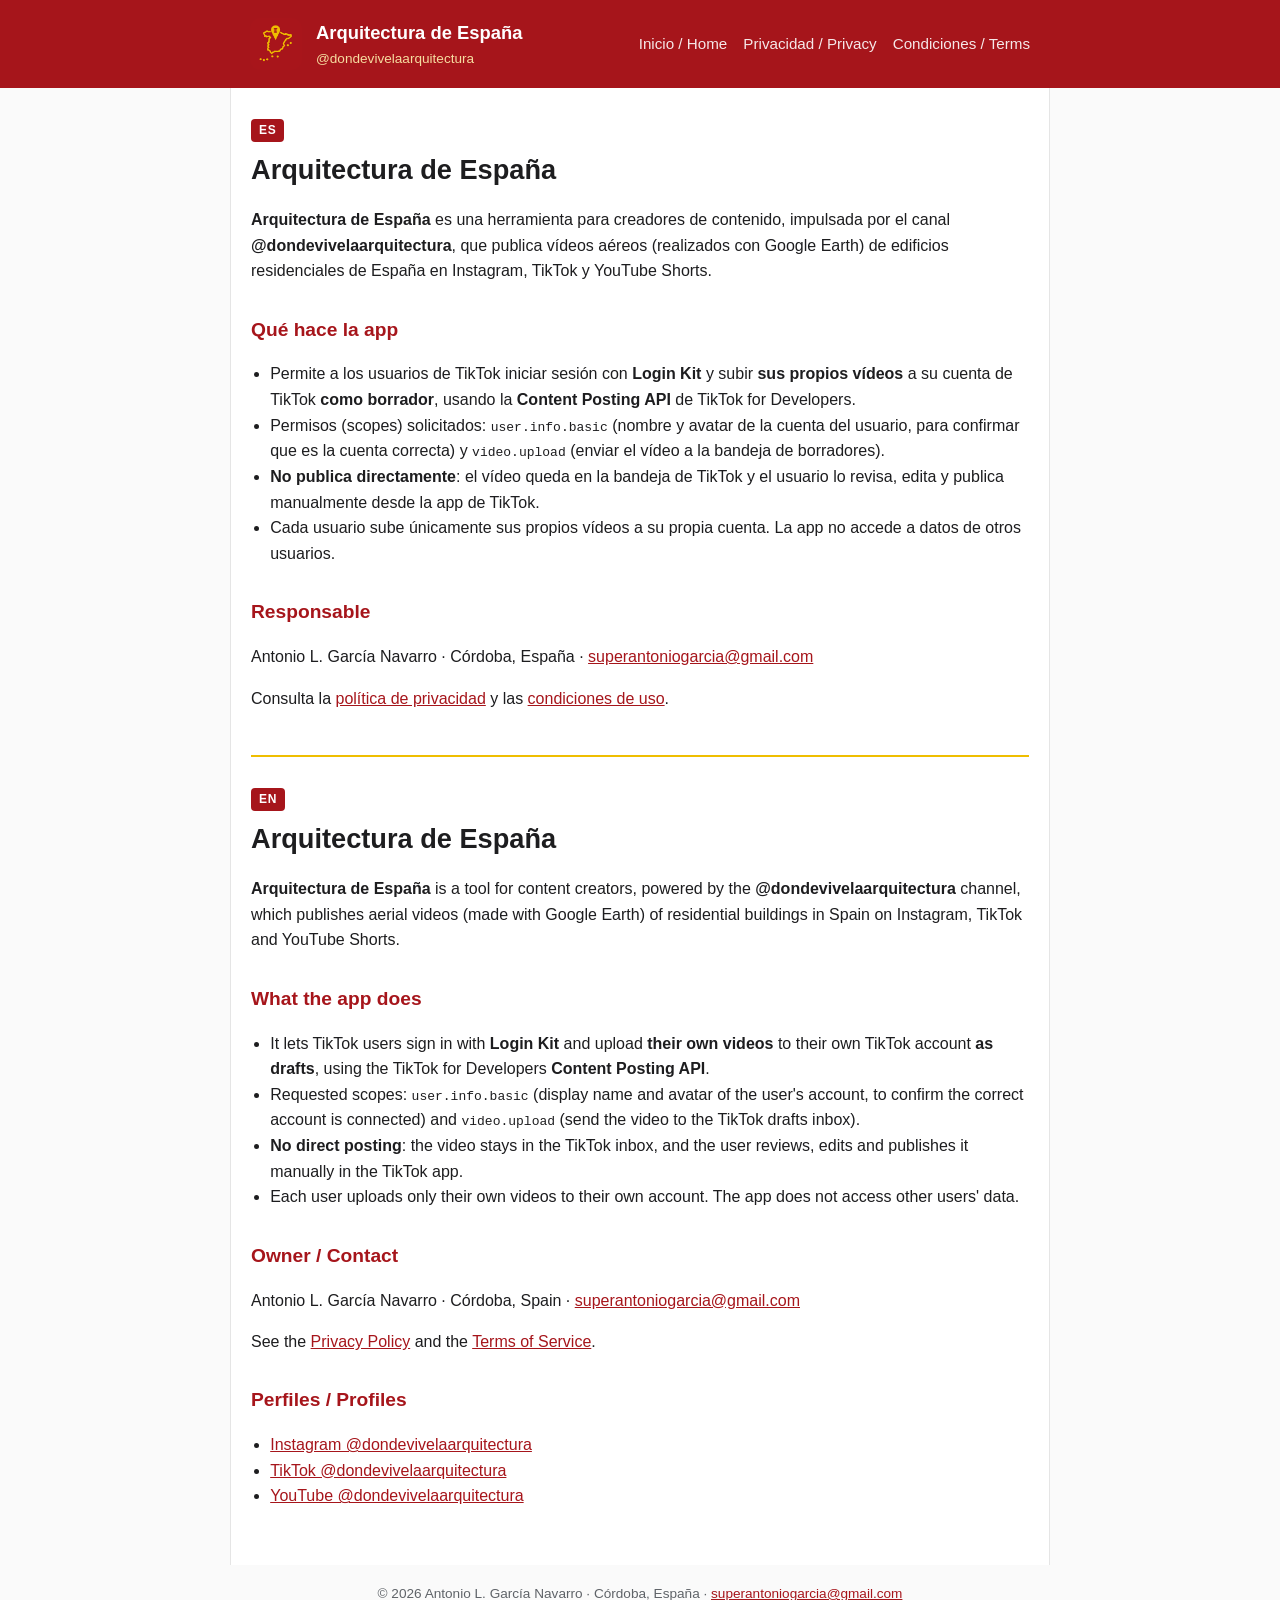
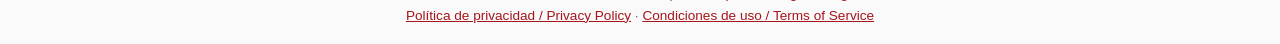
<file: index.html>
<!DOCTYPE html>
<html lang="es">
<head>
<meta charset="utf-8">
<meta name="viewport" content="width=device-width, initial-scale=1">
<title>Arquitectura de España – @dondevivelaarquitectura</title>
<meta name="description" content="Arquitectura de España – herramienta para creadores de contenido que permite a los usuarios de TikTok iniciar sesión con Login Kit y subir sus propios vídeos como borrador.">
<link rel="icon" type="image/png" href="favicon.png">
<link rel="apple-touch-icon" href="logo.png">
<link rel="stylesheet" href="style.css">
</head>
<body>
<header><div class="bar">
<img src="logo.png" alt="Logo Arquitectura de España">
<a class="brand" href="index.html">Arquitectura de España<small>@dondevivelaarquitectura</small></a>
<nav><a href="index.html">Inicio / Home</a><a href="privacy.html">Privacidad / Privacy</a><a href="terms.html">Condiciones / Terms</a></nav>
</div></header>
<main>
<span class="lang">ES</span>
<h1>Arquitectura de España</h1>
<p><strong>Arquitectura de España</strong> es una herramienta para creadores de contenido, impulsada por el canal <strong>@dondevivelaarquitectura</strong>, que publica vídeos aéreos (realizados con Google Earth) de edificios residenciales de España en Instagram, TikTok y YouTube Shorts.</p>
<h2>Qué hace la app</h2>
<ul>
<li>Permite a los usuarios de TikTok iniciar sesión con <strong>Login Kit</strong> y subir <strong>sus propios vídeos</strong> a su cuenta de TikTok <strong>como borrador</strong>, usando la <strong>Content Posting API</strong> de TikTok for Developers.</li>
<li>Permisos (scopes) solicitados: <code>user.info.basic</code> (nombre y avatar de la cuenta del usuario, para confirmar que es la cuenta correcta) y <code>video.upload</code> (enviar el vídeo a la bandeja de borradores).</li>
<li><strong>No publica directamente</strong>: el vídeo queda en la bandeja de TikTok y el usuario lo revisa, edita y publica manualmente desde la app de TikTok.</li>
<li>Cada usuario sube únicamente sus propios vídeos a su propia cuenta. La app no accede a datos de otros usuarios.</li>
</ul>
<h2>Responsable</h2>
<p>Antonio L. García Navarro · Córdoba, España · <a href="mailto:superantoniogarcia@gmail.com">superantoniogarcia@gmail.com</a></p>
<p>Consulta la <a href="privacy.html">política de privacidad</a> y las <a href="terms.html">condiciones de uso</a>.</p>

<hr class="sep">

<span class="lang">EN</span>
<h1 lang="en">Arquitectura de España</h1>
<div lang="en">
<p><strong>Arquitectura de España</strong> is a tool for content creators, powered by the <strong>@dondevivelaarquitectura</strong> channel, which publishes aerial videos (made with Google Earth) of residential buildings in Spain on Instagram, TikTok and YouTube Shorts.</p>
<h2>What the app does</h2>
<ul>
<li>It lets TikTok users sign in with <strong>Login Kit</strong> and upload <strong>their own videos</strong> to their own TikTok account <strong>as drafts</strong>, using the TikTok for Developers <strong>Content Posting API</strong>.</li>
<li>Requested scopes: <code>user.info.basic</code> (display name and avatar of the user's account, to confirm the correct account is connected) and <code>video.upload</code> (send the video to the TikTok drafts inbox).</li>
<li><strong>No direct posting</strong>: the video stays in the TikTok inbox, and the user reviews, edits and publishes it manually in the TikTok app.</li>
<li>Each user uploads only their own videos to their own account. The app does not access other users' data.</li>
</ul>
<h2>Owner / Contact</h2>
<p>Antonio L. García Navarro · Córdoba, Spain · <a href="mailto:superantoniogarcia@gmail.com">superantoniogarcia@gmail.com</a></p>
<p>See the <a href="privacy.html">Privacy Policy</a> and the <a href="terms.html">Terms of Service</a>.</p>
</div>
<section><h2>Perfiles / Profiles</h2><ul><li><a href="https://www.instagram.com/dondevivelaarquitectura/">Instagram @dondevivelaarquitectura</a></li><li><a href="https://www.tiktok.com/@dondevivelaarquitectura">TikTok @dondevivelaarquitectura</a></li><li><a href="https://www.youtube.com/@dondevivelaarquitectura">YouTube @dondevivelaarquitectura</a></li></ul></section>
</main>
<footer>© 2026 Antonio L. García Navarro · Córdoba, España · <a href="mailto:superantoniogarcia@gmail.com">superantoniogarcia@gmail.com</a><br>
<a href="privacy.html">Política de privacidad / Privacy Policy</a> · <a href="terms.html">Condiciones de uso / Terms of Service</a></footer>
</body>
</html>
</file>
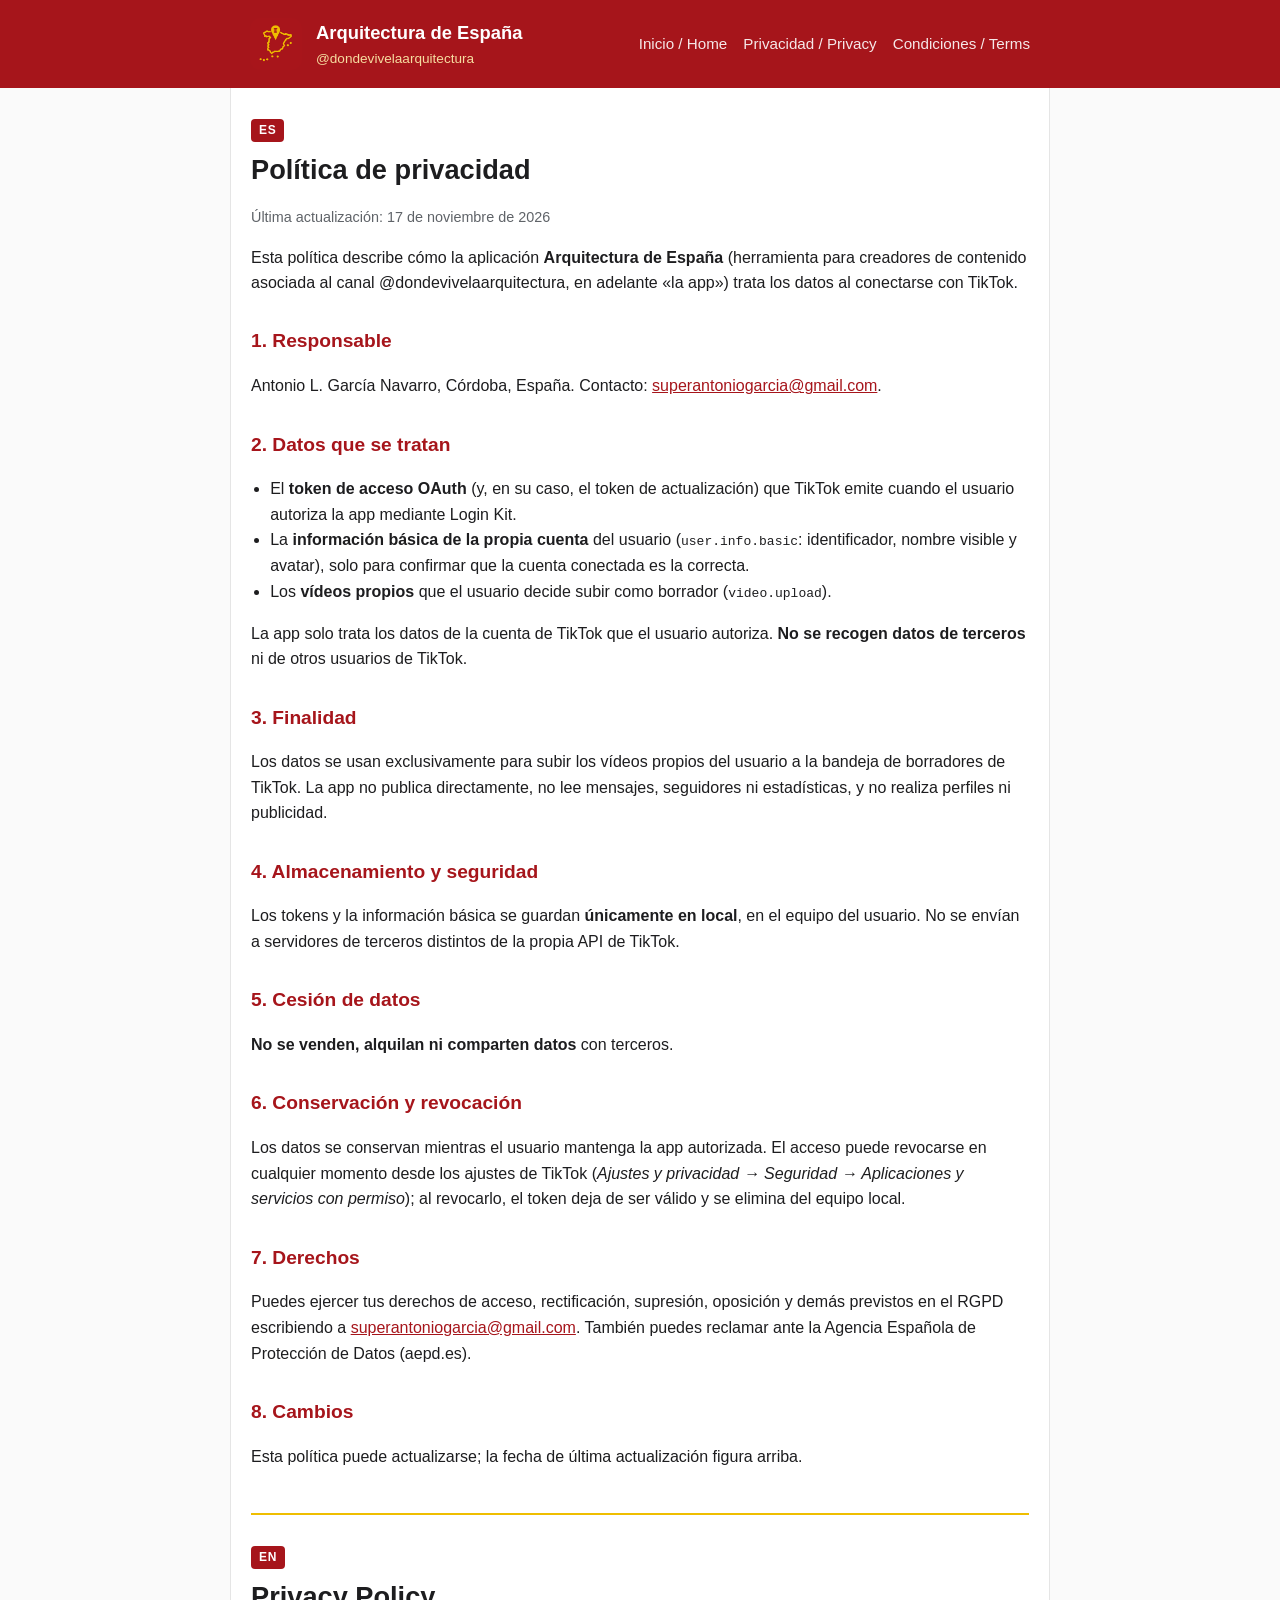
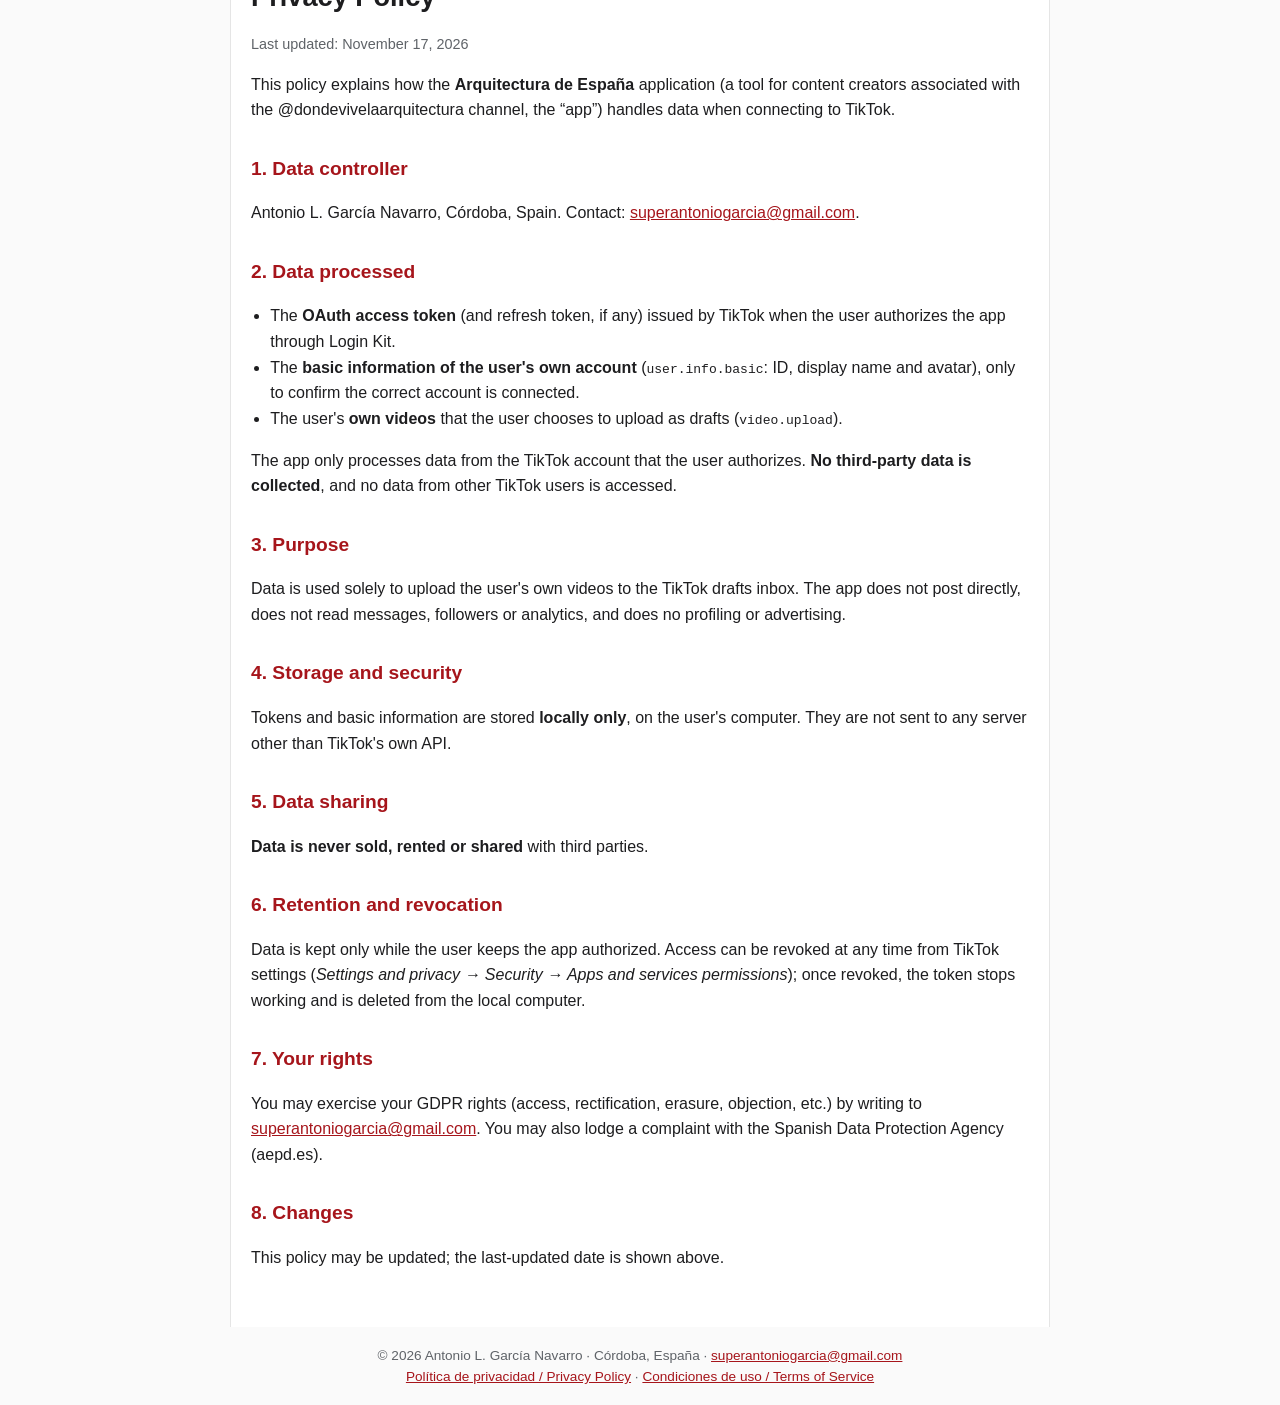
<file: privacy.html>
<!DOCTYPE html>
<html lang="es">
<head>
<meta charset="utf-8">
<meta name="viewport" content="width=device-width, initial-scale=1">
<title>Política de privacidad / Privacy Policy – Arquitectura de España</title>
<meta name="description" content="Arquitectura de España – herramienta para creadores de contenido que permite a los usuarios de TikTok iniciar sesión con Login Kit y subir sus propios vídeos como borrador.">
<link rel="icon" type="image/png" href="favicon.png">
<link rel="apple-touch-icon" href="logo.png">
<link rel="stylesheet" href="style.css">
</head>
<body>
<header><div class="bar">
<img src="logo.png" alt="Logo Arquitectura de España">
<a class="brand" href="index.html">Arquitectura de España<small>@dondevivelaarquitectura</small></a>
<nav><a href="index.html">Inicio / Home</a><a href="privacy.html">Privacidad / Privacy</a><a href="terms.html">Condiciones / Terms</a></nav>
</div></header>
<main>
<span class="lang">ES</span>
<h1>Política de privacidad</h1>
<p class="meta">Última actualización: 17 de noviembre de 2026</p>
<p>Esta política describe cómo la aplicación <strong>Arquitectura de España</strong> (herramienta para creadores de contenido asociada al canal @dondevivelaarquitectura, en adelante «la app») trata los datos al conectarse con TikTok.</p>
<h2>1. Responsable</h2>
<p>Antonio L. García Navarro, Córdoba, España. Contacto: <a href="mailto:superantoniogarcia@gmail.com">superantoniogarcia@gmail.com</a>.</p>
<h2>2. Datos que se tratan</h2>
<ul>
<li>El <strong>token de acceso OAuth</strong> (y, en su caso, el token de actualización) que TikTok emite cuando el usuario autoriza la app mediante Login Kit.</li>
<li>La <strong>información básica de la propia cuenta</strong> del usuario (<code>user.info.basic</code>: identificador, nombre visible y avatar), solo para confirmar que la cuenta conectada es la correcta.</li>
<li>Los <strong>vídeos propios</strong> que el usuario decide subir como borrador (<code>video.upload</code>).</li>
</ul>
<p>La app solo trata los datos de la cuenta de TikTok que el usuario autoriza. <strong>No se recogen datos de terceros</strong> ni de otros usuarios de TikTok.</p>
<h2>3. Finalidad</h2>
<p>Los datos se usan exclusivamente para subir los vídeos propios del usuario a la bandeja de borradores de TikTok. La app no publica directamente, no lee mensajes, seguidores ni estadísticas, y no realiza perfiles ni publicidad.</p>
<h2>4. Almacenamiento y seguridad</h2>
<p>Los tokens y la información básica se guardan <strong>únicamente en local</strong>, en el equipo del usuario. No se envían a servidores de terceros distintos de la propia API de TikTok.</p>
<h2>5. Cesión de datos</h2>
<p><strong>No se venden, alquilan ni comparten datos</strong> con terceros.</p>
<h2>6. Conservación y revocación</h2>
<p>Los datos se conservan mientras el usuario mantenga la app autorizada. El acceso puede revocarse en cualquier momento desde los ajustes de TikTok (<em>Ajustes y privacidad → Seguridad → Aplicaciones y servicios con permiso</em>); al revocarlo, el token deja de ser válido y se elimina del equipo local.</p>
<h2>7. Derechos</h2>
<p>Puedes ejercer tus derechos de acceso, rectificación, supresión, oposición y demás previstos en el RGPD escribiendo a <a href="mailto:superantoniogarcia@gmail.com">superantoniogarcia@gmail.com</a>. También puedes reclamar ante la Agencia Española de Protección de Datos (aepd.es).</p>
<h2>8. Cambios</h2>
<p>Esta política puede actualizarse; la fecha de última actualización figura arriba.</p>

<hr class="sep">

<span class="lang">EN</span>
<div lang="en">
<h1>Privacy Policy</h1>
<p class="meta">Last updated: November 17, 2026</p>
<p>This policy explains how the <strong>Arquitectura de España</strong> application (a tool for content creators associated with the @dondevivelaarquitectura channel, the “app”) handles data when connecting to TikTok.</p>
<h2>1. Data controller</h2>
<p>Antonio L. García Navarro, Córdoba, Spain. Contact: <a href="mailto:superantoniogarcia@gmail.com">superantoniogarcia@gmail.com</a>.</p>
<h2>2. Data processed</h2>
<ul>
<li>The <strong>OAuth access token</strong> (and refresh token, if any) issued by TikTok when the user authorizes the app through Login Kit.</li>
<li>The <strong>basic information of the user's own account</strong> (<code>user.info.basic</code>: ID, display name and avatar), only to confirm the correct account is connected.</li>
<li>The user's <strong>own videos</strong> that the user chooses to upload as drafts (<code>video.upload</code>).</li>
</ul>
<p>The app only processes data from the TikTok account that the user authorizes. <strong>No third-party data is collected</strong>, and no data from other TikTok users is accessed.</p>
<h2>3. Purpose</h2>
<p>Data is used solely to upload the user's own videos to the TikTok drafts inbox. The app does not post directly, does not read messages, followers or analytics, and does no profiling or advertising.</p>
<h2>4. Storage and security</h2>
<p>Tokens and basic information are stored <strong>locally only</strong>, on the user's computer. They are not sent to any server other than TikTok's own API.</p>
<h2>5. Data sharing</h2>
<p><strong>Data is never sold, rented or shared</strong> with third parties.</p>
<h2>6. Retention and revocation</h2>
<p>Data is kept only while the user keeps the app authorized. Access can be revoked at any time from TikTok settings (<em>Settings and privacy → Security → Apps and services permissions</em>); once revoked, the token stops working and is deleted from the local computer.</p>
<h2>7. Your rights</h2>
<p>You may exercise your GDPR rights (access, rectification, erasure, objection, etc.) by writing to <a href="mailto:superantoniogarcia@gmail.com">superantoniogarcia@gmail.com</a>. You may also lodge a complaint with the Spanish Data Protection Agency (aepd.es).</p>
<h2>8. Changes</h2>
<p>This policy may be updated; the last-updated date is shown above.</p>
</div>
</main>
<footer>© 2026 Antonio L. García Navarro · Córdoba, España · <a href="mailto:superantoniogarcia@gmail.com">superantoniogarcia@gmail.com</a><br>
<a href="privacy.html">Política de privacidad / Privacy Policy</a> · <a href="terms.html">Condiciones de uso / Terms of Service</a></footer>
</body>
</html>
</file>
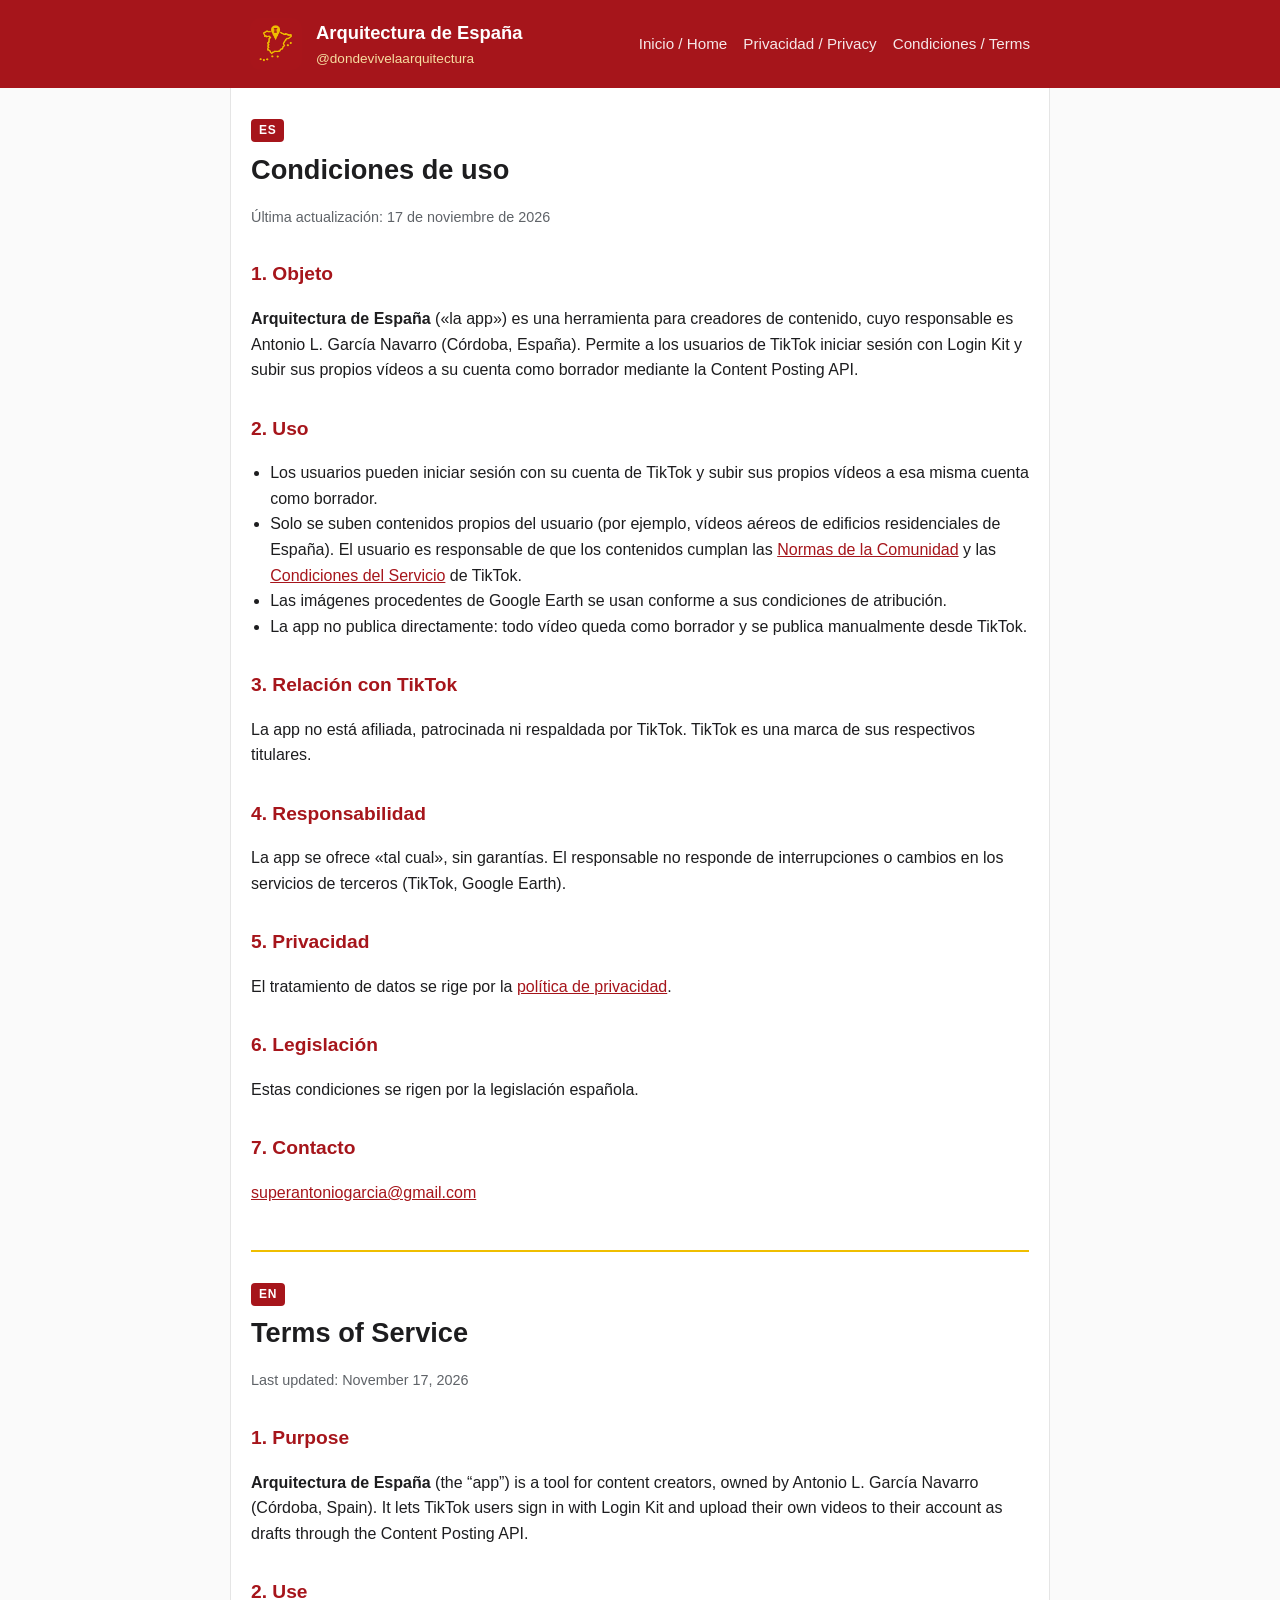
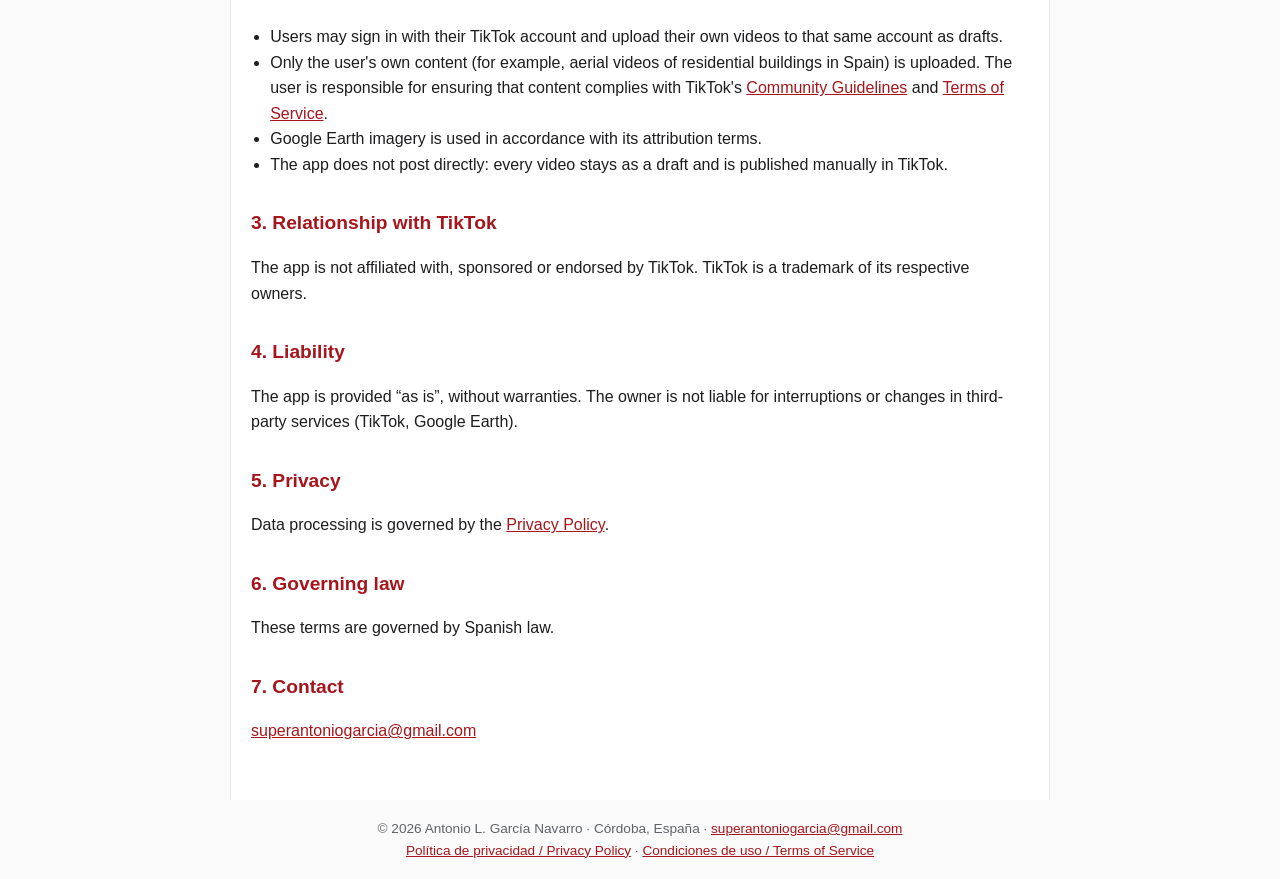
<file: terms.html>
<!DOCTYPE html>
<html lang="es">
<head>
<meta charset="utf-8">
<meta name="viewport" content="width=device-width, initial-scale=1">
<title>Condiciones de uso / Terms of Service – Arquitectura de España</title>
<meta name="description" content="Arquitectura de España – herramienta para creadores de contenido que permite a los usuarios de TikTok iniciar sesión con Login Kit y subir sus propios vídeos como borrador.">
<link rel="icon" type="image/png" href="favicon.png">
<link rel="apple-touch-icon" href="logo.png">
<link rel="stylesheet" href="style.css">
</head>
<body>
<header><div class="bar">
<img src="logo.png" alt="Logo Arquitectura de España">
<a class="brand" href="index.html">Arquitectura de España<small>@dondevivelaarquitectura</small></a>
<nav><a href="index.html">Inicio / Home</a><a href="privacy.html">Privacidad / Privacy</a><a href="terms.html">Condiciones / Terms</a></nav>
</div></header>
<main>
<span class="lang">ES</span>
<h1>Condiciones de uso</h1>
<p class="meta">Última actualización: 17 de noviembre de 2026</p>
<h2>1. Objeto</h2>
<p><strong>Arquitectura de España</strong> («la app») es una herramienta para creadores de contenido, cuyo responsable es Antonio L. García Navarro (Córdoba, España). Permite a los usuarios de TikTok iniciar sesión con Login Kit y subir sus propios vídeos a su cuenta como borrador mediante la Content Posting API.</p>
<h2>2. Uso</h2>
<ul>
<li>Los usuarios pueden iniciar sesión con su cuenta de TikTok y subir sus propios vídeos a esa misma cuenta como borrador.</li>
<li>Solo se suben contenidos propios del usuario (por ejemplo, vídeos aéreos de edificios residenciales de España). El usuario es responsable de que los contenidos cumplan las <a href="https://www.tiktok.com/community-guidelines" rel="noopener">Normas de la Comunidad</a> y las <a href="https://www.tiktok.com/legal/terms-of-service" rel="noopener">Condiciones del Servicio</a> de TikTok.</li>
<li>Las imágenes procedentes de Google Earth se usan conforme a sus condiciones de atribución.</li>
<li>La app no publica directamente: todo vídeo queda como borrador y se publica manualmente desde TikTok.</li>
</ul>
<h2>3. Relación con TikTok</h2>
<p>La app no está afiliada, patrocinada ni respaldada por TikTok. TikTok es una marca de sus respectivos titulares.</p>
<h2>4. Responsabilidad</h2>
<p>La app se ofrece «tal cual», sin garantías. El responsable no responde de interrupciones o cambios en los servicios de terceros (TikTok, Google Earth).</p>
<h2>5. Privacidad</h2>
<p>El tratamiento de datos se rige por la <a href="privacy.html">política de privacidad</a>.</p>
<h2>6. Legislación</h2>
<p>Estas condiciones se rigen por la legislación española.</p>
<h2>7. Contacto</h2>
<p><a href="mailto:superantoniogarcia@gmail.com">superantoniogarcia@gmail.com</a></p>

<hr class="sep">

<span class="lang">EN</span>
<div lang="en">
<h1>Terms of Service</h1>
<p class="meta">Last updated: November 17, 2026</p>
<h2>1. Purpose</h2>
<p><strong>Arquitectura de España</strong> (the “app”) is a tool for content creators, owned by Antonio L. García Navarro (Córdoba, Spain). It lets TikTok users sign in with Login Kit and upload their own videos to their account as drafts through the Content Posting API.</p>
<h2>2. Use</h2>
<ul>
<li>Users may sign in with their TikTok account and upload their own videos to that same account as drafts.</li>
<li>Only the user's own content (for example, aerial videos of residential buildings in Spain) is uploaded. The user is responsible for ensuring that content complies with TikTok's <a href="https://www.tiktok.com/community-guidelines" rel="noopener">Community Guidelines</a> and <a href="https://www.tiktok.com/legal/terms-of-service" rel="noopener">Terms of Service</a>.</li>
<li>Google Earth imagery is used in accordance with its attribution terms.</li>
<li>The app does not post directly: every video stays as a draft and is published manually in TikTok.</li>
</ul>
<h2>3. Relationship with TikTok</h2>
<p>The app is not affiliated with, sponsored or endorsed by TikTok. TikTok is a trademark of its respective owners.</p>
<h2>4. Liability</h2>
<p>The app is provided “as is”, without warranties. The owner is not liable for interruptions or changes in third-party services (TikTok, Google Earth).</p>
<h2>5. Privacy</h2>
<p>Data processing is governed by the <a href="privacy.html">Privacy Policy</a>.</p>
<h2>6. Governing law</h2>
<p>These terms are governed by Spanish law.</p>
<h2>7. Contact</h2>
<p><a href="mailto:superantoniogarcia@gmail.com">superantoniogarcia@gmail.com</a></p>
</div>
</main>
<footer>© 2026 Antonio L. García Navarro · Córdoba, España · <a href="mailto:superantoniogarcia@gmail.com">superantoniogarcia@gmail.com</a><br>
<a href="privacy.html">Política de privacidad / Privacy Policy</a> · <a href="terms.html">Condiciones de uso / Terms of Service</a></footer>
</body>
</html>
</file>
<file: style.css>
:root{--red:#a6151b;--yellow:#efbe00;--ink:#1d1d1f;--muted:#5f6368;--line:#e5e5e5}
*{box-sizing:border-box}
body{margin:0;font-family:-apple-system,BlinkMacSystemFont,"Segoe UI",Roboto,Helvetica,Arial,sans-serif;color:var(--ink);background:#fafafa;line-height:1.6}
header{background:var(--red);color:#fff}
.bar{max-width:820px;margin:0 auto;padding:18px 20px;display:flex;align-items:center;gap:14px}
.bar img{width:52px;height:52px;border-radius:10px}
.bar a.brand{color:#fff;text-decoration:none;font-weight:700;font-size:1.15rem}
.bar small{display:block;color:#f6dca0;font-weight:400;font-size:.85rem}
nav{margin-left:auto;display:flex;gap:16px;flex-wrap:wrap}
nav a{color:#fff;text-decoration:none;font-size:.95rem;opacity:.9}
nav a:hover{opacity:1;text-decoration:underline}
main{max-width:820px;margin:0 auto;padding:28px 20px 40px;background:#fff;border-left:1px solid var(--line);border-right:1px solid var(--line)}
h1{font-size:1.7rem;margin:.2em 0 .4em}
h2{font-size:1.2rem;margin:1.6em 0 .4em;color:var(--red)}
.lang{display:inline-block;font-size:.75rem;font-weight:700;letter-spacing:.06em;color:#fff;background:var(--red);padding:2px 8px;border-radius:4px}
.meta{color:var(--muted);font-size:.9rem}
hr.sep{border:0;border-top:2px solid var(--yellow);margin:44px 0 28px}
a{color:var(--red)}
footer{max-width:820px;margin:0 auto;padding:18px 20px;color:var(--muted);font-size:.85rem;text-align:center}
ul{padding-left:1.2em}
</file>
